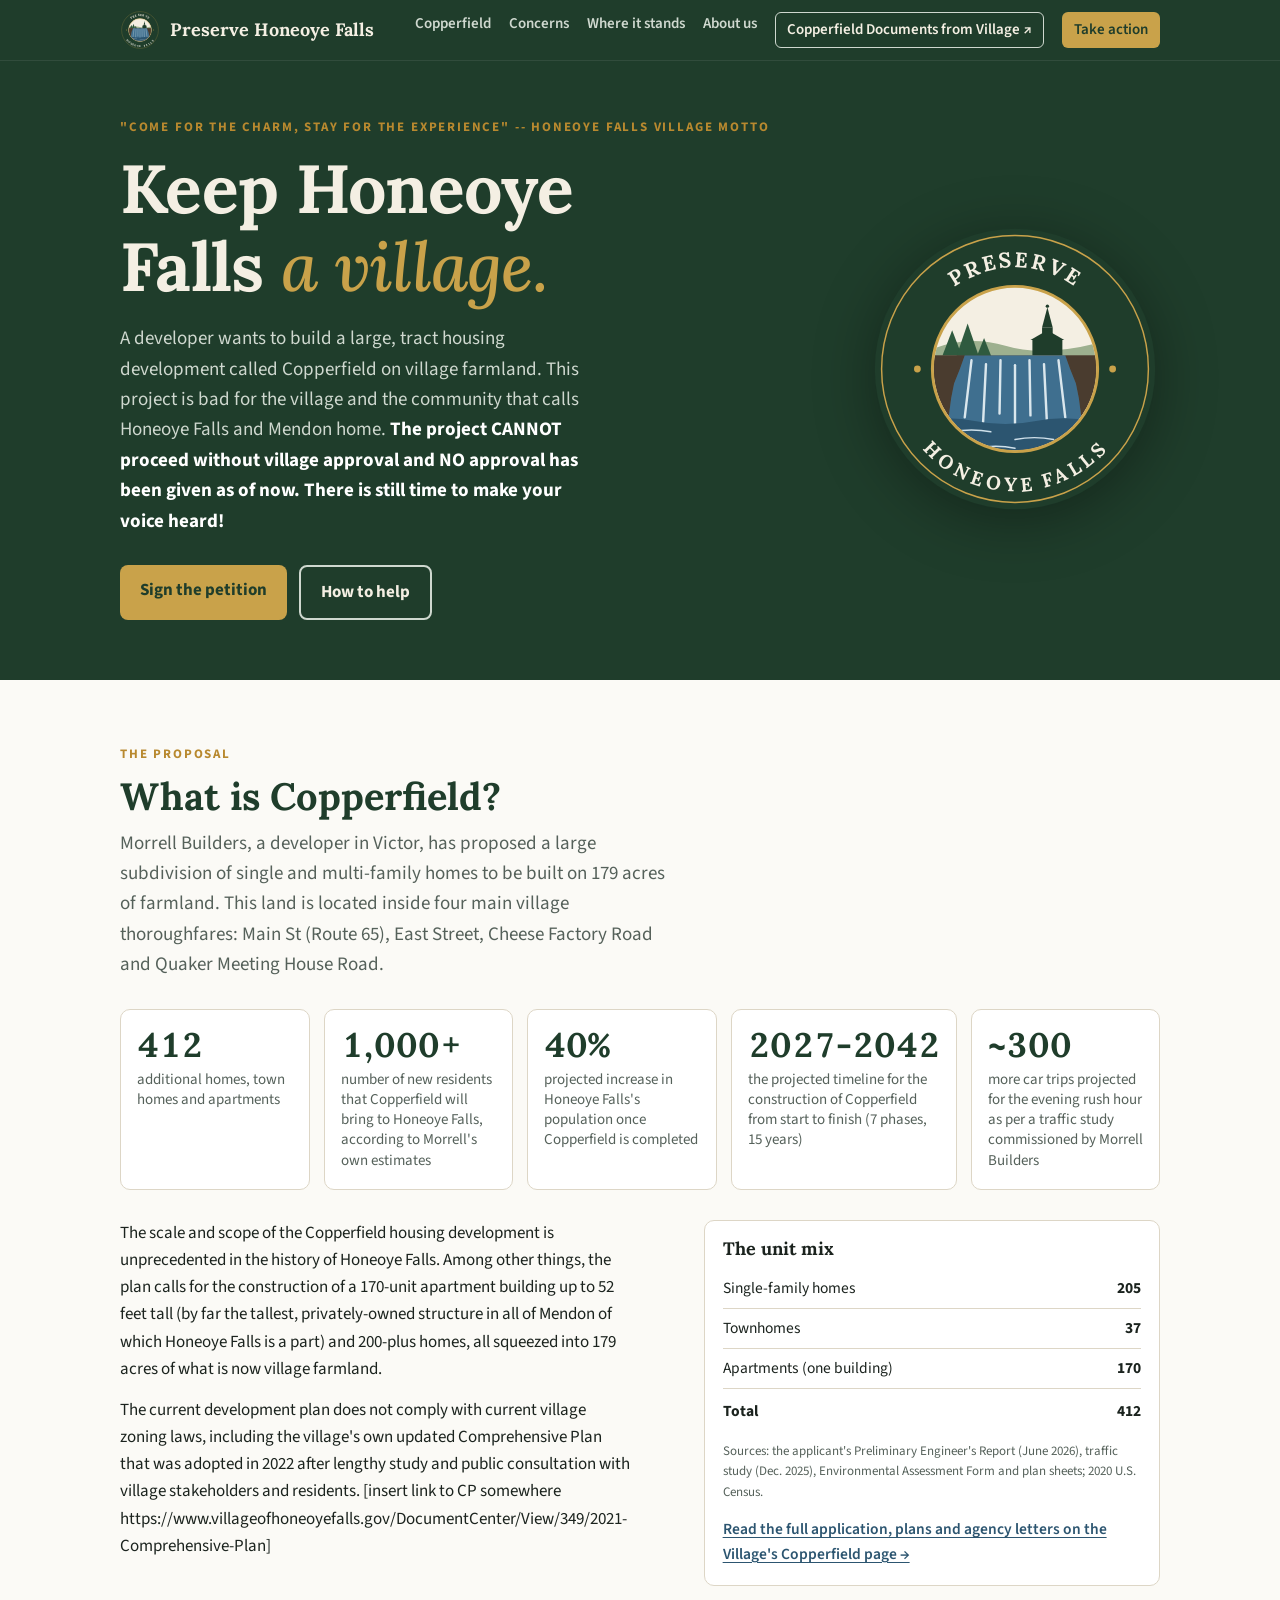
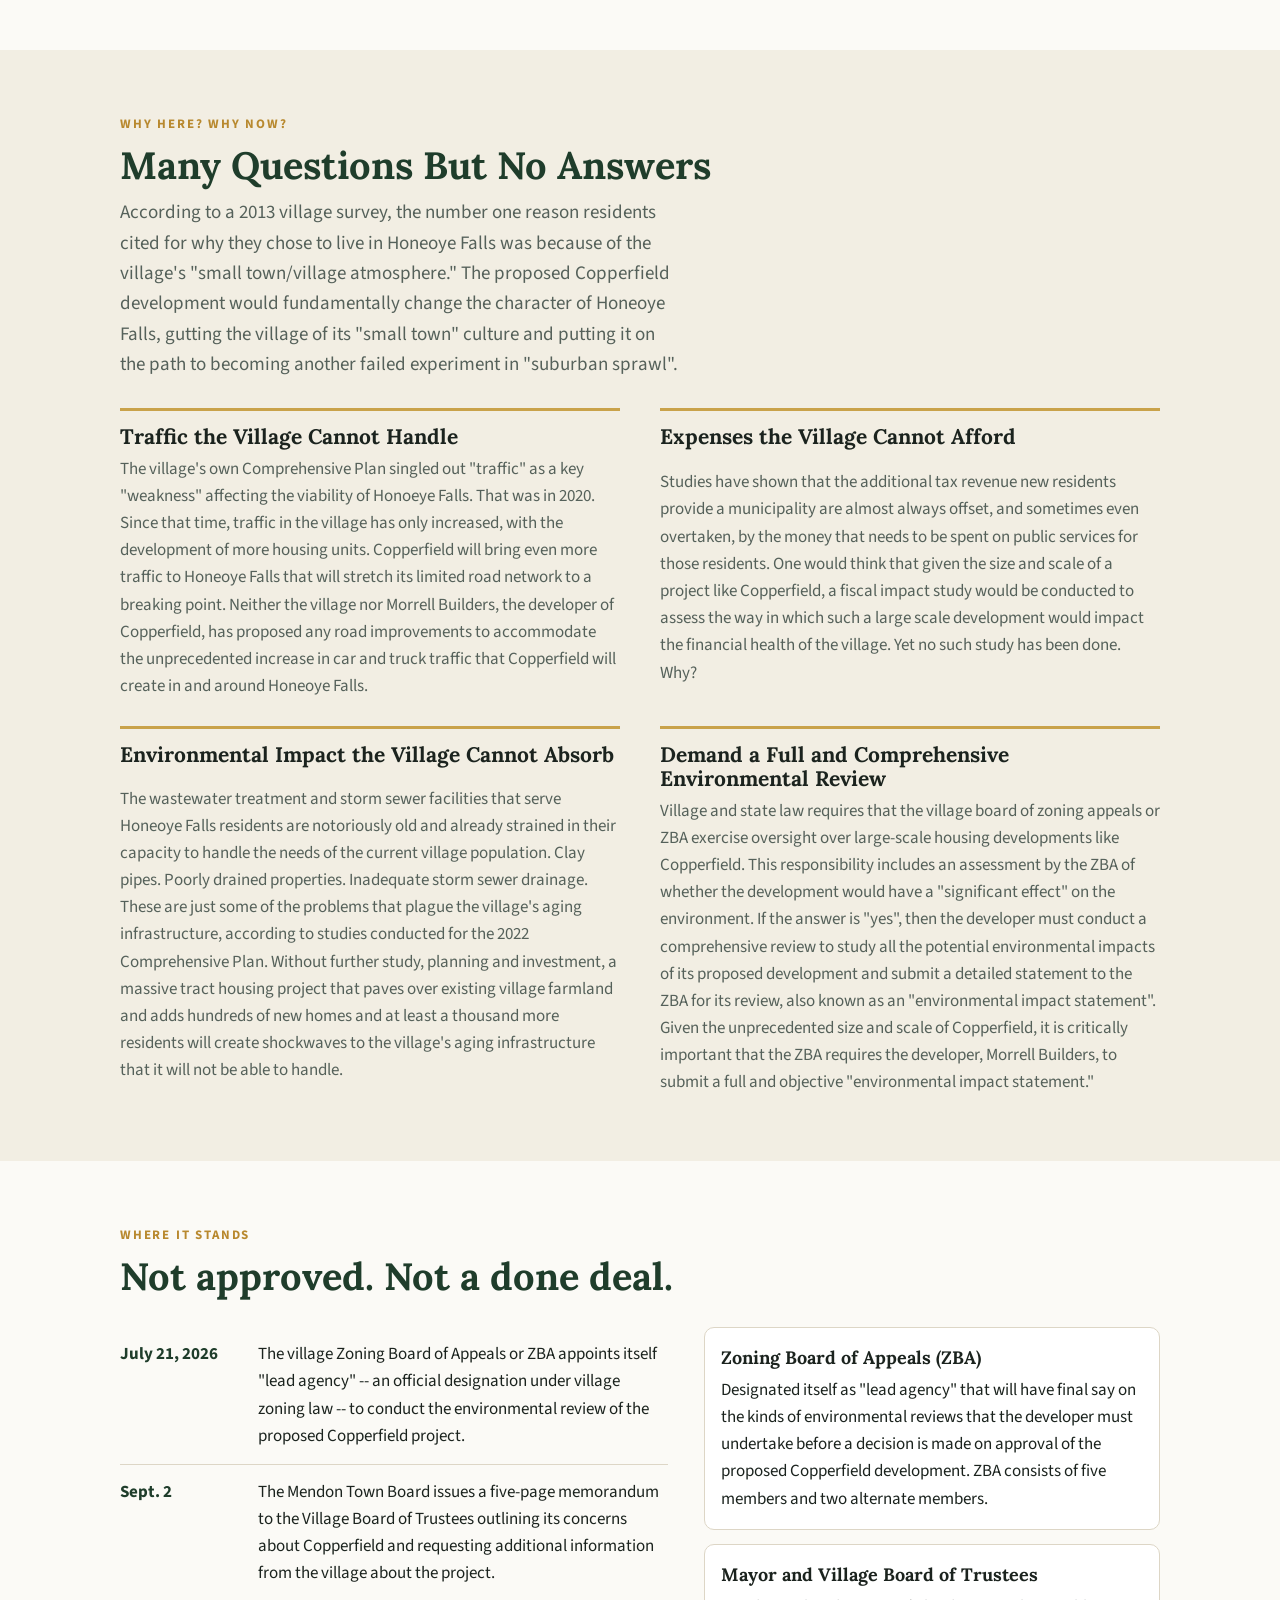
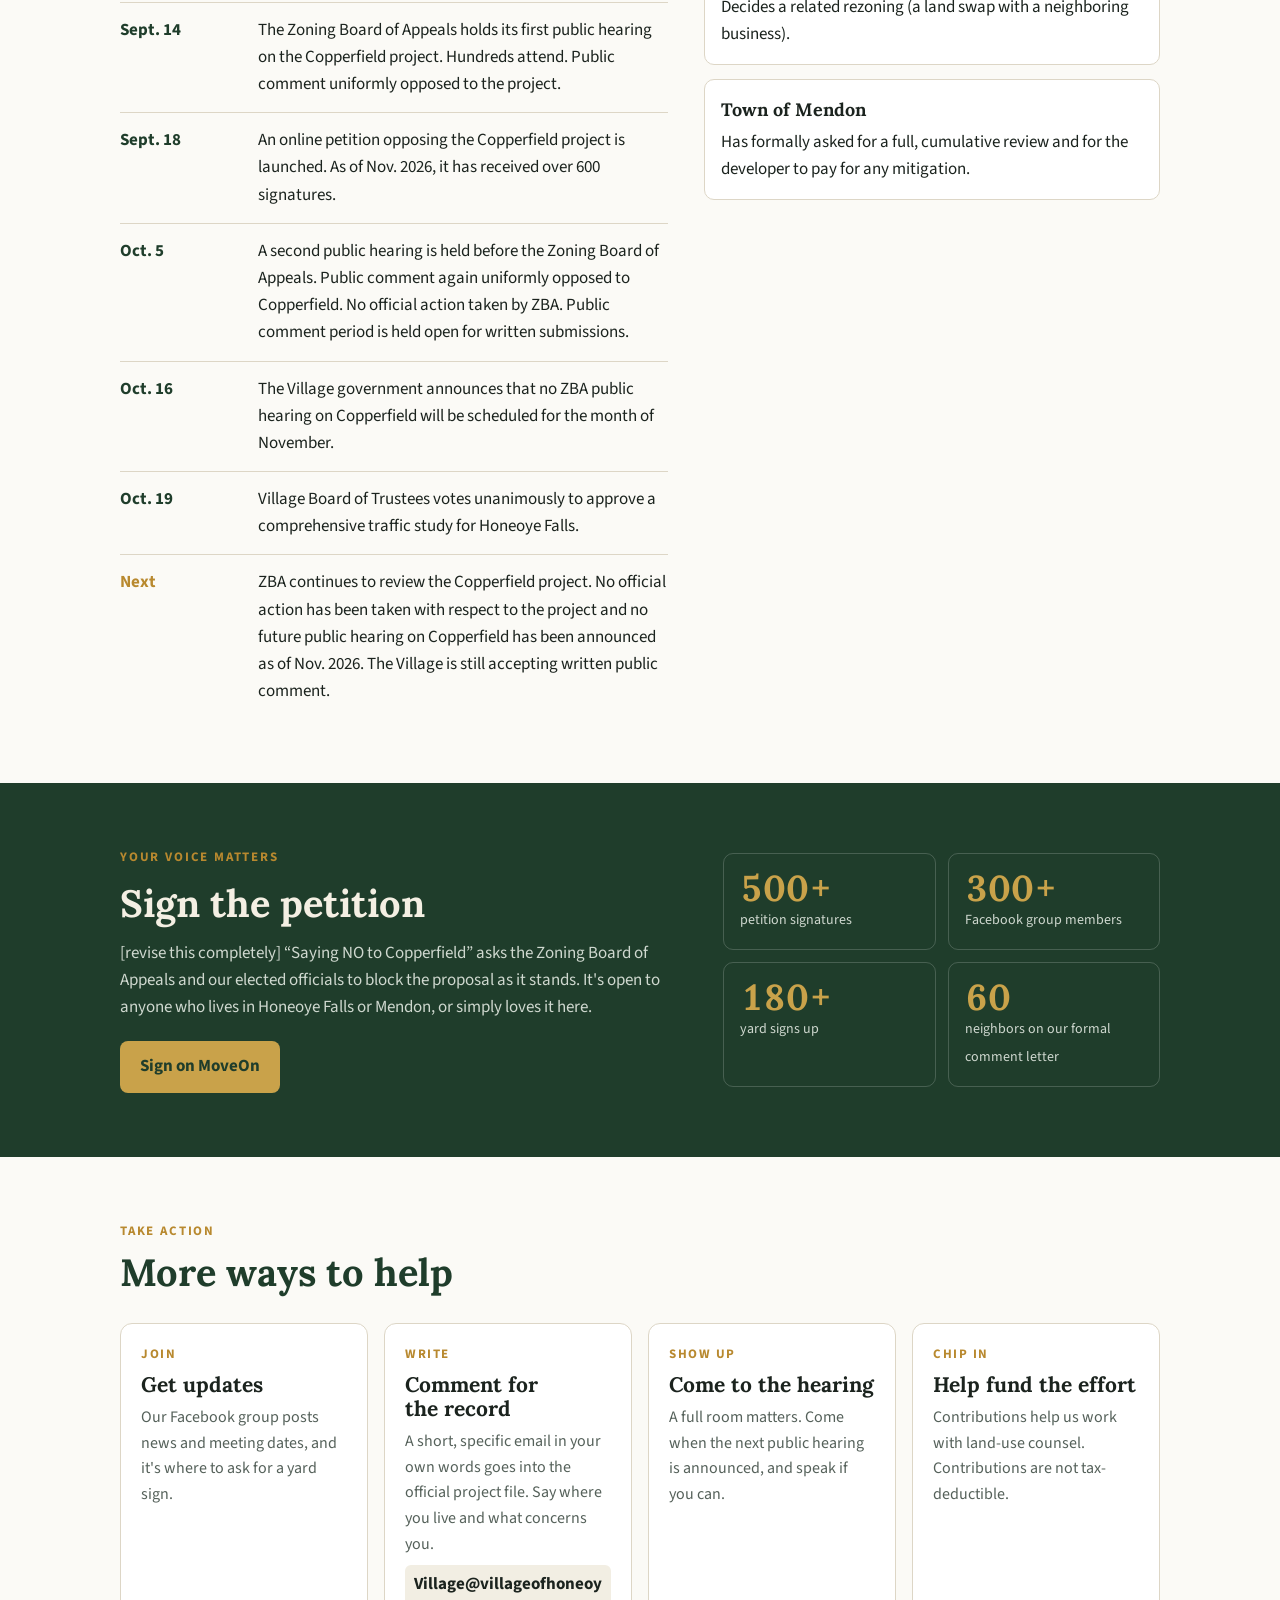
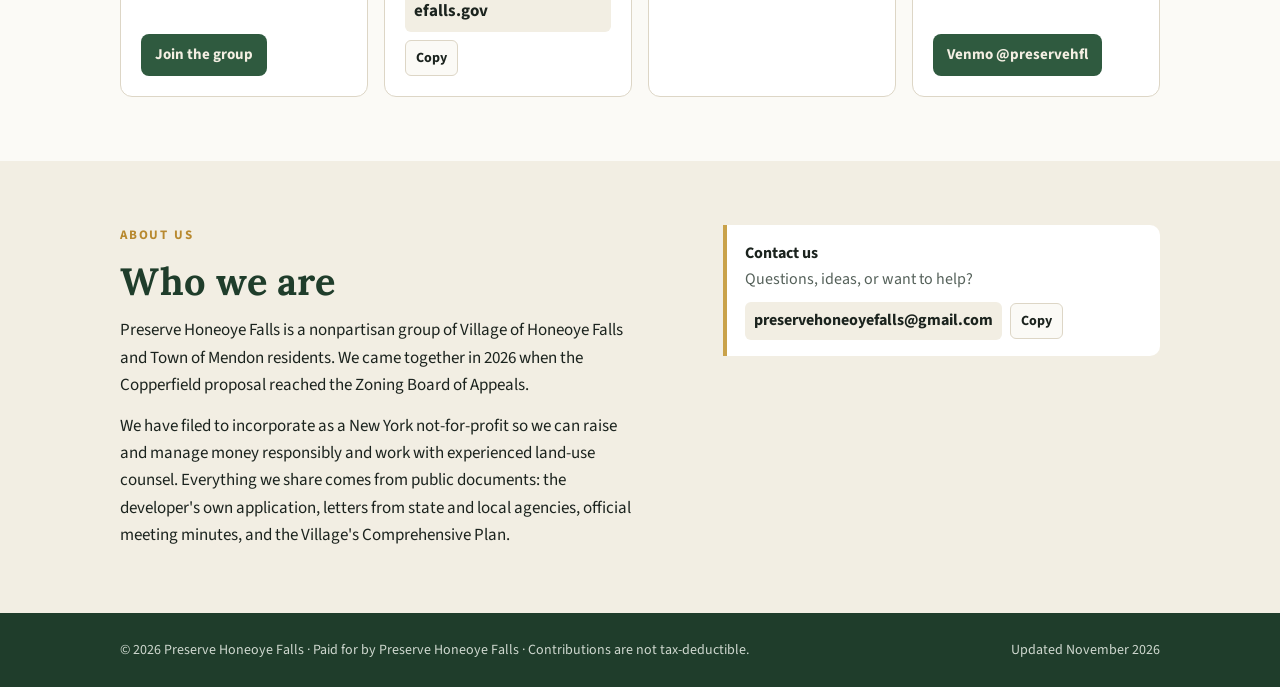
<file: index.html>
<!doctype html>
<html lang="en">
<head>
<meta charset="utf-8">
<meta name="viewport" content="width=device-width,initial-scale=1,viewport-fit=cover">
<title>Preserve Honeoye Falls</title>
<meta name="description" content="Preserve Honeoye Falls is a group of Village and Town of Mendon residents working to keep Honeoye Falls a village. Learn about the proposed Copperfield development and how to be heard.">
<link rel="canonical" href="https://preservehoneoyefalls.org/">
<link rel="preconnect" href="https://fonts.googleapis.com">
<link rel="preconnect" href="https://fonts.gstatic.com" crossorigin>
<link rel="stylesheet" href="https://fonts.googleapis.com/css2?family=Lora:ital,wght@0,500;0,700;1,500&family=Source+Sans+3:wght@400;600;700&display=swap">
<link rel="stylesheet" href="/assets/site.css">
</head>
<body>
<!-- The words on this site live in content/home.json and content/pages/. Edit them at /admin. -->
<nav aria-label="Main">
  <div class="wrap">
    <a class="brand" id="brandlink" href="#top"><svg xmlns="http://www.w3.org/2000/svg" viewBox="0 0 600 600" class="logo-nav" role="img" aria-label="Preserve Honeoye Falls logo">
  <defs>
    <path id="topn" d="M 90 300 A 210 210 0 0 1 510 300"/>
    <path id="botn" d="M 78 300 A 222 222 0 0 0 522 300"/>
    <clipPath id="innern"><circle cx="300" cy="300" r="168"/></clipPath>
  </defs>
  <circle cx="300" cy="300" r="290" fill="#1f3d2b"/>
  <circle cx="300" cy="300" r="276" fill="none" stroke="#c9a24a" stroke-width="3"/>
  <circle cx="300" cy="300" r="172" fill="#f4efe3" stroke="#c9a24a" stroke-width="4"/>
  <text font-family="Lora" font-weight="700" font-size="44" fill="#f4efe3" letter-spacing="5">
    <textPath href="#topn" startOffset="50%" text-anchor="middle">PRESERVE</textPath></text>
  <text font-family="Lora" font-weight="700" font-size="40" fill="#f4efe3" letter-spacing="4">
    <textPath href="#botn" startOffset="50%" text-anchor="middle" dominant-baseline="hanging">HONEOYE FALLS</textPath></text>
  <circle cx="98" cy="300" r="7" fill="#c9a24a"/><circle cx="502" cy="300" r="7" fill="#c9a24a"/>
  <g clip-path="url(#innern)">
    <rect x="100" y="100" width="400" height="400" fill="#f4efe3"/>
    <path d="M120 262 Q 200 228 280 252 T 480 244 L 480 320 L 120 320 Z" fill="#9db08f"/>
    <g fill="#1f3d2b">
      <rect x="356" y="214" width="22" height="50"/>
      <polygon points="356,214 367,172 378,214"/>
      <circle cx="367" cy="170" r="3.5"/>
      <rect x="336" y="238" width="62" height="34"/>
      <polygon points="332,240 367,220 402,240"/>
    </g>
    <g fill="#2f5a3f">
      <polygon points="150,272 170,220 190,272"/><polygon points="178,276 202,206 226,276"/>
      <polygon points="220,276 236,236 252,276"/>
    </g>
    <path d="M100 272 L 500 272 L 500 500 L 100 500 Z" fill="#5b4a3a"/>
    <path d="M100 272 L 196 272 L 186 300 L 174 330 L 168 360 L 160 420 L 100 420 Z" fill="#4a3c2f"/>
    <path d="M500 272 L 404 272 L 414 300 L 426 330 L 432 360 L 440 420 L 500 420 Z" fill="#4a3c2f"/>
    <path d="M196 272 L 404 272 L 414 300 L 426 330 L 432 360 L 440 420 L 160 420 L 168 360 L 174 330 L 186 300 Z" fill="#3f6f8f"/>
    <g stroke="#e8f1f6" stroke-width="5" stroke-linecap="round" opacity="0.92">
      <line x1="210" y1="282" x2="196" y2="400"/><line x1="240" y1="290" x2="234" y2="410"/>
      <line x1="270" y1="282" x2="268" y2="392"/><line x1="300" y1="292" x2="300" y2="414"/>
      <line x1="330" y1="282" x2="332" y2="396"/><line x1="360" y1="290" x2="366" y2="410"/>
      <line x1="390" y1="282" x2="404" y2="400"/>
    </g>
    <path d="M100 408 Q 160 396 220 408 T 340 408 T 460 408 T 520 408 L 520 500 L 100 500 Z" fill="#2c5570"/>
    <path d="M170 430 Q 210 422 250 430 M 300 446 Q 340 438 380 446 M 220 464 Q 260 456 300 464" stroke="#cfe0ea" stroke-width="3" fill="none" stroke-linecap="round"/>
  </g>
  <circle cx="300" cy="300" r="170" fill="none" stroke="#c9a24a" stroke-width="4"/>
</svg>
<span>Preserve Honeoye Falls</span></a>
    <div class="navlinks" id="navlinks"></div>
  </div>
</nav>

<header class="hero" id="top">
  <div class="wrap">
    <div>
      <div class="eyebrow" id="hero-eyebrow"></div>
      <h1 style="margin-top:12px" id="hero-title"></h1>
      <p id="hero-intro"></p>
      <div class="btns" id="hero-btns"></div>
    </div>
    <svg xmlns="http://www.w3.org/2000/svg" viewBox="0 0 600 600" class="logo-hero" role="img" aria-label="Preserve Honeoye Falls logo">
  <defs>
    <path id="toph" d="M 90 300 A 210 210 0 0 1 510 300"/>
    <path id="both" d="M 78 300 A 222 222 0 0 0 522 300"/>
    <clipPath id="innerh"><circle cx="300" cy="300" r="168"/></clipPath>
  </defs>
  <circle cx="300" cy="300" r="290" fill="#1f3d2b"/>
  <circle cx="300" cy="300" r="276" fill="none" stroke="#c9a24a" stroke-width="3"/>
  <circle cx="300" cy="300" r="172" fill="#f4efe3" stroke="#c9a24a" stroke-width="4"/>
  <text font-family="Lora" font-weight="700" font-size="44" fill="#f4efe3" letter-spacing="5">
    <textPath href="#toph" startOffset="50%" text-anchor="middle">PRESERVE</textPath></text>
  <text font-family="Lora" font-weight="700" font-size="40" fill="#f4efe3" letter-spacing="4">
    <textPath href="#both" startOffset="50%" text-anchor="middle" dominant-baseline="hanging">HONEOYE FALLS</textPath></text>
  <circle cx="98" cy="300" r="7" fill="#c9a24a"/><circle cx="502" cy="300" r="7" fill="#c9a24a"/>
  <g clip-path="url(#innerh)">
    <rect x="100" y="100" width="400" height="400" fill="#f4efe3"/>
    <path d="M120 262 Q 200 228 280 252 T 480 244 L 480 320 L 120 320 Z" fill="#9db08f"/>
    <g fill="#1f3d2b">
      <rect x="356" y="214" width="22" height="50"/>
      <polygon points="356,214 367,172 378,214"/>
      <circle cx="367" cy="170" r="3.5"/>
      <rect x="336" y="238" width="62" height="34"/>
      <polygon points="332,240 367,220 402,240"/>
    </g>
    <g fill="#2f5a3f">
      <polygon points="150,272 170,220 190,272"/><polygon points="178,276 202,206 226,276"/>
      <polygon points="220,276 236,236 252,276"/>
    </g>
    <path d="M100 272 L 500 272 L 500 500 L 100 500 Z" fill="#5b4a3a"/>
    <path d="M100 272 L 196 272 L 186 300 L 174 330 L 168 360 L 160 420 L 100 420 Z" fill="#4a3c2f"/>
    <path d="M500 272 L 404 272 L 414 300 L 426 330 L 432 360 L 440 420 L 500 420 Z" fill="#4a3c2f"/>
    <path d="M196 272 L 404 272 L 414 300 L 426 330 L 432 360 L 440 420 L 160 420 L 168 360 L 174 330 L 186 300 Z" fill="#3f6f8f"/>
    <g stroke="#e8f1f6" stroke-width="5" stroke-linecap="round" opacity="0.92">
      <line x1="210" y1="282" x2="196" y2="400"/><line x1="240" y1="290" x2="234" y2="410"/>
      <line x1="270" y1="282" x2="268" y2="392"/><line x1="300" y1="292" x2="300" y2="414"/>
      <line x1="330" y1="282" x2="332" y2="396"/><line x1="360" y1="290" x2="366" y2="410"/>
      <line x1="390" y1="282" x2="404" y2="400"/>
    </g>
    <path d="M100 408 Q 160 396 220 408 T 340 408 T 460 408 T 520 408 L 520 500 L 100 500 Z" fill="#2c5570"/>
    <path d="M170 430 Q 210 422 250 430 M 300 446 Q 340 438 380 446 M 220 464 Q 260 456 300 464" stroke="#cfe0ea" stroke-width="3" fill="none" stroke-linecap="round"/>
  </g>
  <circle cx="300" cy="300" r="170" fill="none" stroke="#c9a24a" stroke-width="4"/>
</svg>
  </div>
</header>

<main id="app"></main>

<footer>
  <div class="wrap" id="footer"></div>
</footer>

<noscript><p style="padding:20px">Please turn on JavaScript to view this site.</p></noscript>
<script src="/assets/site.js"></script>
<script src="/assets/home.js"></script>
</body>
</html>
</file>
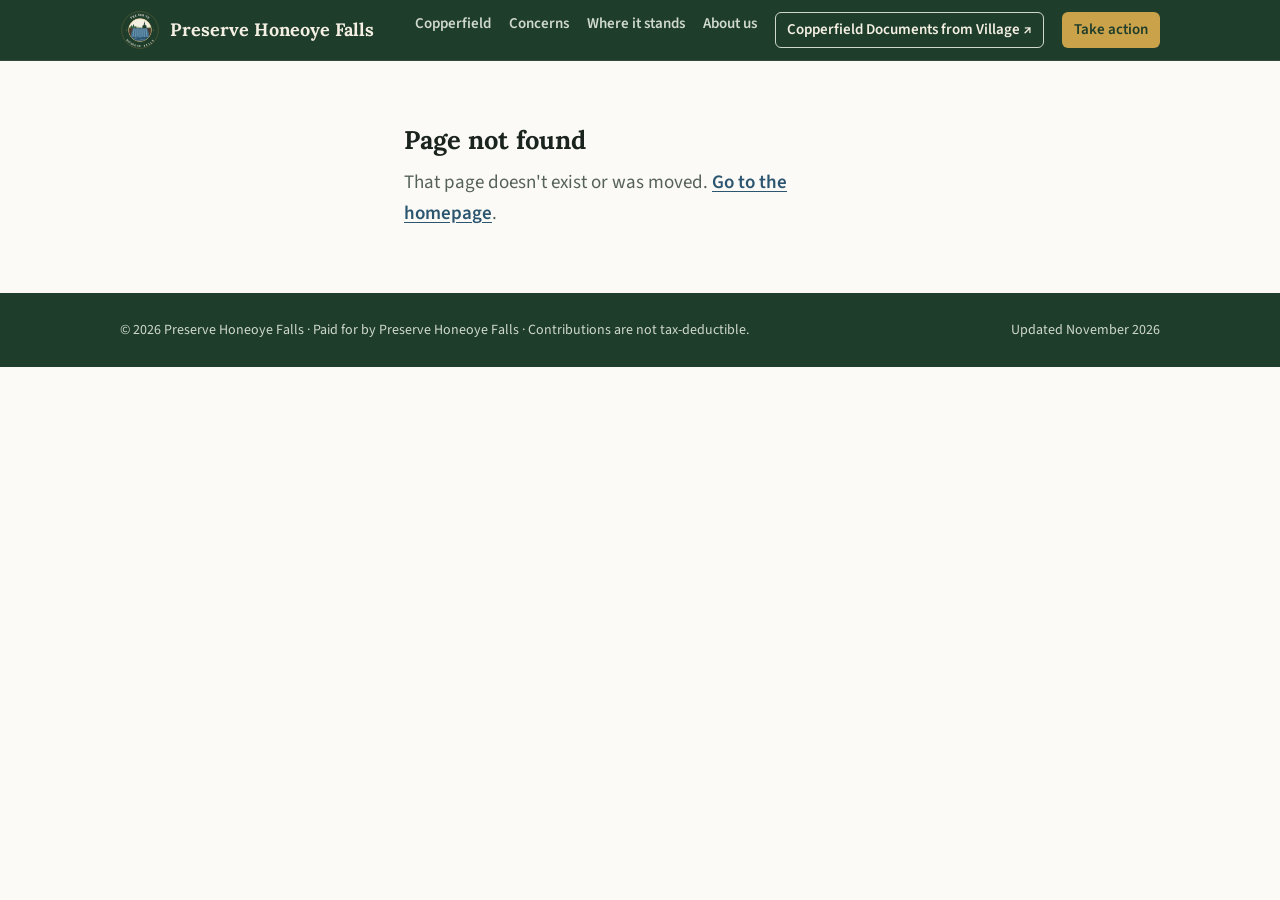
<file: page.html>
<!doctype html>
<html lang="en">
<head>
<meta charset="utf-8">
<meta name="viewport" content="width=device-width,initial-scale=1,viewport-fit=cover">
<title>Preserve Honeoye Falls</title>
<meta name="description" content="Preserve Honeoye Falls is a group of Village and Town of Mendon residents working to keep Honeoye Falls a village. Learn about the proposed Copperfield development and how to be heard.">
<link rel="preconnect" href="https://fonts.googleapis.com">
<link rel="preconnect" href="https://fonts.gstatic.com" crossorigin>
<link rel="stylesheet" href="https://fonts.googleapis.com/css2?family=Lora:ital,wght@0,500;0,700;1,500&family=Source+Sans+3:wght@400;600;700&display=swap">
<link rel="stylesheet" href="/assets/site.css">
</head>
<body>
<!-- The words on this site live in content/home.json and content/pages/. Edit them at /admin. -->
<nav aria-label="Main">
  <div class="wrap">
    <a class="brand" id="brandlink" href="/"><svg xmlns="http://www.w3.org/2000/svg" viewBox="0 0 600 600" class="logo-nav" role="img" aria-label="Preserve Honeoye Falls logo">
  <defs>
    <path id="topn" d="M 90 300 A 210 210 0 0 1 510 300"/>
    <path id="botn" d="M 78 300 A 222 222 0 0 0 522 300"/>
    <clipPath id="innern"><circle cx="300" cy="300" r="168"/></clipPath>
  </defs>
  <circle cx="300" cy="300" r="290" fill="#1f3d2b"/>
  <circle cx="300" cy="300" r="276" fill="none" stroke="#c9a24a" stroke-width="3"/>
  <circle cx="300" cy="300" r="172" fill="#f4efe3" stroke="#c9a24a" stroke-width="4"/>
  <text font-family="Lora" font-weight="700" font-size="44" fill="#f4efe3" letter-spacing="5">
    <textPath href="#topn" startOffset="50%" text-anchor="middle">PRESERVE</textPath></text>
  <text font-family="Lora" font-weight="700" font-size="40" fill="#f4efe3" letter-spacing="4">
    <textPath href="#botn" startOffset="50%" text-anchor="middle" dominant-baseline="hanging">HONEOYE FALLS</textPath></text>
  <circle cx="98" cy="300" r="7" fill="#c9a24a"/><circle cx="502" cy="300" r="7" fill="#c9a24a"/>
  <g clip-path="url(#innern)">
    <rect x="100" y="100" width="400" height="400" fill="#f4efe3"/>
    <path d="M120 262 Q 200 228 280 252 T 480 244 L 480 320 L 120 320 Z" fill="#9db08f"/>
    <g fill="#1f3d2b">
      <rect x="356" y="214" width="22" height="50"/>
      <polygon points="356,214 367,172 378,214"/>
      <circle cx="367" cy="170" r="3.5"/>
      <rect x="336" y="238" width="62" height="34"/>
      <polygon points="332,240 367,220 402,240"/>
    </g>
    <g fill="#2f5a3f">
      <polygon points="150,272 170,220 190,272"/><polygon points="178,276 202,206 226,276"/>
      <polygon points="220,276 236,236 252,276"/>
    </g>
    <path d="M100 272 L 500 272 L 500 500 L 100 500 Z" fill="#5b4a3a"/>
    <path d="M100 272 L 196 272 L 186 300 L 174 330 L 168 360 L 160 420 L 100 420 Z" fill="#4a3c2f"/>
    <path d="M500 272 L 404 272 L 414 300 L 426 330 L 432 360 L 440 420 L 500 420 Z" fill="#4a3c2f"/>
    <path d="M196 272 L 404 272 L 414 300 L 426 330 L 432 360 L 440 420 L 160 420 L 168 360 L 174 330 L 186 300 Z" fill="#3f6f8f"/>
    <g stroke="#e8f1f6" stroke-width="5" stroke-linecap="round" opacity="0.92">
      <line x1="210" y1="282" x2="196" y2="400"/><line x1="240" y1="290" x2="234" y2="410"/>
      <line x1="270" y1="282" x2="268" y2="392"/><line x1="300" y1="292" x2="300" y2="414"/>
      <line x1="330" y1="282" x2="332" y2="396"/><line x1="360" y1="290" x2="366" y2="410"/>
      <line x1="390" y1="282" x2="404" y2="400"/>
    </g>
    <path d="M100 408 Q 160 396 220 408 T 340 408 T 460 408 T 520 408 L 520 500 L 100 500 Z" fill="#2c5570"/>
    <path d="M170 430 Q 210 422 250 430 M 300 446 Q 340 438 380 446 M 220 464 Q 260 456 300 464" stroke="#cfe0ea" stroke-width="3" fill="none" stroke-linecap="round"/>
  </g>
  <circle cx="300" cy="300" r="170" fill="none" stroke="#c9a24a" stroke-width="4"/>
</svg>
<span>Preserve Honeoye Falls</span></a>
    <div class="navlinks" id="navlinks"></div>
  </div>
</nav>

<main id="app"></main>

<footer>
  <div class="wrap" id="footer"></div>
</footer>

<noscript><p style="padding:20px">Please turn on JavaScript to view this site.</p></noscript>
<script src="/assets/site.js"></script>
<script src="/assets/page.js"></script>
</body>
</html>
</file>
<file: assets/site.css>
/* Preserve Honeoye Falls site styles */
:root{color-scheme:light;box-sizing:border-box;padding-top:env(safe-area-inset-top,0px);padding-bottom:env(safe-area-inset-bottom,0px)}html{scroll-padding-top:env(safe-area-inset-top,0px)}body{margin:0;padding:0;font:14px -apple-system,BlinkMacSystemFont,sans-serif;background:#fff;color:#000}img{max-width:100%}[hidden]:not([hidden=until-found i]){display:none!important}
/* Layout: sticky slim nav; full-bleed green hero with the falls badge; alternating cream/paper bands; two-column content that stacks on phones */
:root{
  --forest:#1f3d2b; --forest-2:#2f5a3f; --gold:#b8892f; --gold-soft:#c9a24a;
  --paper:#fbfaf6; --cream:#f2eee3; --ink:#1b231e; --muted:#55615a; --line:#ddd6c6;
  --water:#2c5570; --on-forest:#f4efe3; --on-forest-muted:#cfd8cf;
  --card:#ffffff;
  --display:"Lora",Georgia,"Times New Roman",serif;
  --body:"Source Sans 3","Segoe UI",system-ui,-apple-system,sans-serif;
}
@media (prefers-color-scheme: dark){:root:not([data-theme="light"]){
  --forest:#16291e; --forest-2:#2a4a35; --gold:#d6ac56; --gold-soft:#d6ac56;
  --paper:#121714; --cream:#19201b; --ink:#e8e6df; --muted:#a6b0a8; --line:#2e3830;
  --water:#8fb6cf; --on-forest:#f4efe3; --on-forest-muted:#b9c6bc; --card:#1c241f; color-scheme:dark}}
:root[data-theme="dark"]{
  --forest:#16291e; --forest-2:#2a4a35; --gold:#d6ac56; --gold-soft:#d6ac56;
  --paper:#121714; --cream:#19201b; --ink:#e8e6df; --muted:#a6b0a8; --line:#2e3830;
  --water:#8fb6cf; --on-forest:#f4efe3; --on-forest-muted:#b9c6bc; --card:#1c241f; color-scheme:dark}
*{box-sizing:border-box}
html{scroll-behavior:smooth}
@media (prefers-reduced-motion: reduce){html{scroll-behavior:auto}}
body{background:var(--paper);color:var(--ink);font-family:var(--body);font-size:17px;line-height:1.6}
body::before{content:"";position:fixed;inset:0 0 auto;height:env(safe-area-inset-top,0px);z-index:10;background:var(--forest)}
a{color:var(--water);font-weight:600;text-underline-offset:3px}
a:focus-visible,button:focus-visible{outline:3px solid var(--gold-soft);outline-offset:3px;border-radius:4px}
.wrap{max-width:1080px;margin:0 auto;padding-left:max(20px,env(safe-area-inset-left,0px));padding-right:max(20px,env(safe-area-inset-right,0px))}
h1,h2,h3{font-family:var(--display);text-wrap:balance;line-height:1.15;margin:0}
h2{font-size:clamp(28px,4vw,38px);color:var(--forest)}
:root[data-theme="dark"] h2{color:var(--gold-soft)}
@media (prefers-color-scheme: dark){:root:not([data-theme="light"]) h2{color:var(--gold-soft)}}
h3{font-size:21px}
p{margin:0}
.eyebrow{font-size:13px;letter-spacing:.14em;text-transform:uppercase;font-weight:700;color:var(--gold)}
.lede{font-size:19px;color:var(--muted);max-width:62ch}

/* nav */
nav{position:sticky;top:env(safe-area-inset-top,0px);z-index:20;background:var(--forest);color:var(--on-forest);border-bottom:1px solid rgba(255,255,255,.08)}
nav .wrap{display:flex;align-items:center;gap:16px;padding-block:10px;flex-wrap:wrap}
.brand{display:flex;align-items:center;gap:10px;color:var(--on-forest);text-decoration:none;font-family:var(--display);font-weight:700;font-size:18px}
.logo-nav{width:40px;height:40px}
.navlinks{display:flex;gap:18px;margin-left:auto;flex-wrap:wrap}
.navlinks a{color:var(--on-forest-muted);font-weight:600;font-size:15px;text-decoration:none}
.navlinks a:hover{color:#fff}
.navlinks a.cta{color:var(--forest);background:var(--gold-soft);padding:6px 12px;border-radius:6px}
.navlinks a.docs{color:var(--on-forest);border:1px solid var(--on-forest-muted);padding:5px 11px;border-radius:6px}
@media (max-width:720px){.navlinks a:not(.cta):not(.docs){display:none}nav .wrap{flex-wrap:nowrap}.brand{font-size:16px}.navlinks{gap:10px}}
@media (max-width:460px){.brand span{display:none}}

/* hero */
.hero{background:var(--forest);color:var(--on-forest)}
.hero .wrap{display:grid;grid-template-columns:1fr auto;gap:40px;align-items:center;padding-block:56px 60px}
.hero h1{font-size:clamp(40px,6.4vw,68px);font-weight:700;letter-spacing:-.01em}
.hero h1 em{font-style:italic;font-weight:500;color:var(--gold-soft)}
.hero p{font-size:19px;color:var(--on-forest-muted);max-width:52ch;margin-top:18px}
.hero p b{color:#fff}
.logo-hero{width:min(290px,60vw);height:auto;filter:drop-shadow(0 10px 30px rgba(0,0,0,.35))}
.btns{display:flex;gap:12px;flex-wrap:wrap;margin-top:28px}
.btn{display:inline-block;padding:12px 20px;border-radius:8px;font-weight:700;text-decoration:none;font-size:17px}
.btn.gold{background:var(--gold-soft);color:#1f3d2b}
.btn.ghost{border:2px solid var(--on-forest-muted);color:var(--on-forest)}
.btn.green{background:var(--forest-2);color:var(--on-forest)}
@media (max-width:760px){.hero .wrap{grid-template-columns:1fr;padding-block:36px 44px}.logo-hero{order:-1;width:150px}}

/* bands */
section{padding-block:64px}
section.alt{background:var(--cream)}
.head{display:grid;gap:10px;margin-bottom:28px}

/* facts */
.facts{display:grid;grid-template-columns:repeat(5,1fr);gap:14px}
.fact{background:var(--card);border:1px solid var(--line);border-radius:10px;padding:18px 16px}
.fact b{display:block;font-family:var(--display);font-size:38px;color:var(--forest);line-height:1;font-variant-numeric:tabular-nums}
:root[data-theme="dark"] .fact b{color:var(--gold-soft)}
@media (prefers-color-scheme: dark){:root:not([data-theme="light"]) .fact b{color:var(--gold-soft)}}
.fact span{display:block;margin-top:8px;color:var(--muted);font-size:15px;line-height:1.35}
.fact b{white-space:nowrap;font-size:34px}
@media (max-width:1100px){.fact b{font-size:28px}}
@media (max-width:820px){.facts{grid-template-columns:repeat(2,1fr)}.facts .fact:last-child{grid-column:1 / -1}}
@media (max-width:480px){.fact b{font-size:30px;white-space:nowrap}}
.two{display:grid;grid-template-columns:1.2fr 1fr;gap:36px;margin-top:30px;align-items:start}
.two > *{min-width:0}
@media (max-width:820px){.two{grid-template-columns:1fr}}
.prose{display:grid;gap:14px;max-width:64ch}
.mix{background:var(--card);border:1px solid var(--line);border-radius:10px;padding:18px}
.mix h3{font-size:18px;margin-bottom:10px}
.mix table{width:100%;border-collapse:collapse;font-size:15.5px;font-variant-numeric:tabular-nums}
.mix td{padding:7px 0;border-bottom:1px solid var(--line)}
.mix td:last-child{text-align:right;font-weight:700}
.mix tr:last-child td{border-bottom:0;padding-top:10px}
.src{font-size:13px;color:var(--muted);margin-top:10px}

/* concerns */
.concerns{display:grid;grid-template-columns:repeat(2,1fr);gap:26px 40px}
.concern{display:grid;gap:6px;padding-top:14px;border-top:3px solid var(--gold-soft)}
.concern h3{color:var(--ink)}
.concern p{color:var(--muted)}
.concern.wide{grid-column:1 / -1}
.concern.wide p{max-width:72ch}
@media (max-width:720px){.concerns{grid-template-columns:1fr}}

/* timeline */
.timeline{list-style:none;margin:0;padding:0;display:grid;gap:0;max-width:720px}
.timeline li{display:grid;grid-template-columns:120px 1fr;gap:18px;padding:14px 0;border-bottom:1px solid var(--line)}
.timeline time{font-weight:700;color:var(--forest);font-variant-numeric:tabular-nums}
:root[data-theme="dark"] .timeline time{color:var(--gold-soft)}
@media (prefers-color-scheme: dark){:root:not([data-theme="light"]) .timeline time{color:var(--gold-soft)}}
.timeline li.next time{color:var(--gold)}
.timeline li.next{border-bottom:0}
@media (max-width:520px){.timeline li{grid-template-columns:1fr;gap:2px}}
.who{display:grid;gap:14px}
.who div{background:var(--card);border:1px solid var(--line);border-radius:10px;padding:16px}
.who b{font-family:var(--display);font-size:18px;display:block;margin-bottom:4px}

/* petition band */
.petition{background:var(--forest);color:var(--on-forest)}
.petition .wrap{display:grid;grid-template-columns:1.3fr 1fr;gap:36px;align-items:center}
.petition h2{color:var(--on-forest)!important}
.petition p{color:var(--on-forest-muted)}
.tally{display:grid;grid-template-columns:repeat(2,1fr);gap:12px}
.tally div{border:1px solid rgba(255,255,255,.18);border-radius:10px;padding:16px}
.tally b{display:block;font-family:var(--display);font-size:36px;color:var(--gold-soft);line-height:1;font-variant-numeric:tabular-nums}
.tally span{font-size:14px;color:var(--on-forest-muted)}
@media (max-width:820px){.petition .wrap{grid-template-columns:1fr}}

/* actions */
.actions{display:grid;grid-template-columns:repeat(4,1fr);gap:16px}
.action{background:var(--card);border:1px solid var(--line);border-radius:12px;padding:20px;display:flex;flex-direction:column;gap:8px}
.action .step{font-size:13px;font-weight:700;letter-spacing:.12em;text-transform:uppercase;color:var(--gold)}
.action p{color:var(--muted);font-size:16px}
.action .btn{margin-top:auto;align-self:flex-start;font-size:15px;padding:9px 14px}
@media (max-width:900px){.actions{grid-template-columns:repeat(2,1fr)}}
@media (max-width:600px){.actions{grid-template-columns:1fr}}
.copyrow{display:flex;gap:8px;align-items:center;flex-wrap:wrap;margin-top:auto}
.copyrow code{font-family:var(--body);font-weight:700;color:var(--ink);background:var(--cream);padding:6px 9px;border-radius:6px;word-break:break-all;user-select:all}
.copy{font:inherit;font-size:14px;font-weight:700;border:1px solid var(--line);background:var(--paper);color:var(--ink);border-radius:6px;padding:6px 10px;cursor:pointer}

/* about */
.about{display:grid;grid-template-columns:1.3fr 1fr;gap:36px;align-items:start}
.about > *{min-width:0}
@media (max-width:820px){.about{grid-template-columns:1fr}}
.note{background:var(--card);border-left:4px solid var(--gold-soft);padding:16px 18px;border-radius:0 10px 10px 0;color:var(--muted);font-size:16px}

footer{background:var(--forest);color:var(--on-forest-muted);font-size:14px}
footer .wrap{display:flex;justify-content:space-between;gap:16px;flex-wrap:wrap;padding-block:26px}
footer a{color:var(--on-forest)}

/* extra pages (/p/...) */
.page-hero{background:var(--forest);color:var(--on-forest)}
.page-hero .wrap{display:grid;gap:12px;padding-block:44px 48px}
.page-hero h1{font-size:clamp(34px,5vw,52px);font-weight:700}
.page-hero p{font-size:19px;color:var(--on-forest-muted);max-width:60ch}
.article{max-width:70ch}
.article h2{margin-top:18px}
.article h3{margin-top:8px}
.article ul,.article ol{margin:0;padding-left:1.3em;display:grid;gap:6px}
.article img{border-radius:10px;height:auto}
.back{margin-top:36px}
</file>
